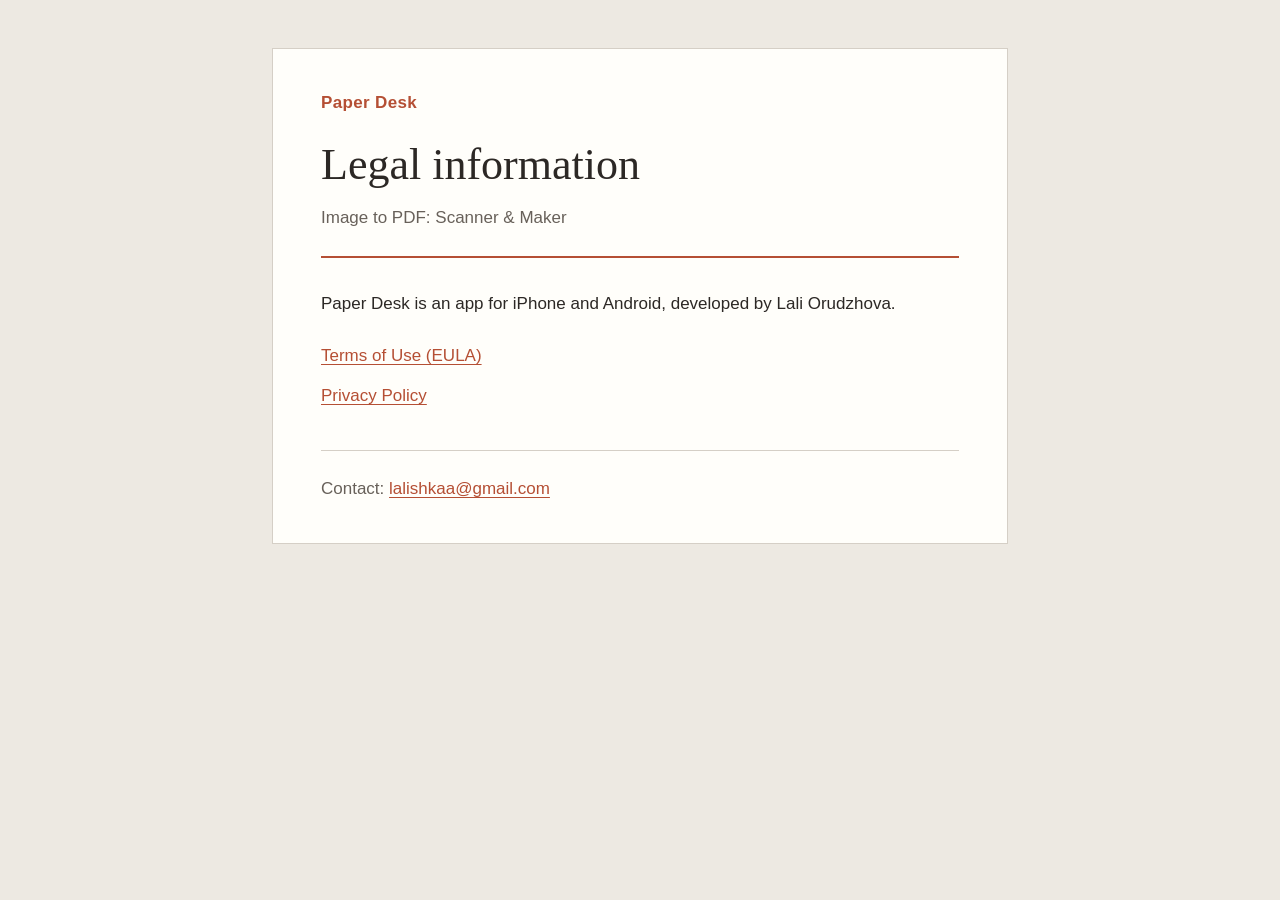
<file: index.html>
<!doctype html>
<html lang="en">
<head>
  <meta charset="utf-8">
  <meta name="viewport" content="width=device-width, initial-scale=1">
  <title>Paper Desk — Legal</title>
  <meta name="description" content="Terms of Use and Privacy Policy for Paper Desk, listed as Image to PDF: Scanner &amp; Maker on iPhone and Android.">
  <link rel="stylesheet" href="styles.css">
</head>
<body>
  <main class="paper">
    <header class="page-header">
      <p class="brand">Paper Desk</p>
      <h1>Legal information</h1>
      <p class="subtitle">Image to PDF: Scanner &amp; Maker</p>
    </header>

    <p>Paper Desk is an app for iPhone and Android, developed by Lali Orudzhova.</p>
    <nav class="document-links" aria-label="Legal documents">
      <a href="terms.html">Terms of Use (EULA)</a>
      <a href="privacy.html">Privacy Policy</a>
    </nav>

    <footer class="page-footer">
      <p>Contact: <a href="mailto:lalishkaa@gmail.com">lalishkaa@gmail.com</a></p>
    </footer>
  </main>
</body>
</html>
</file>
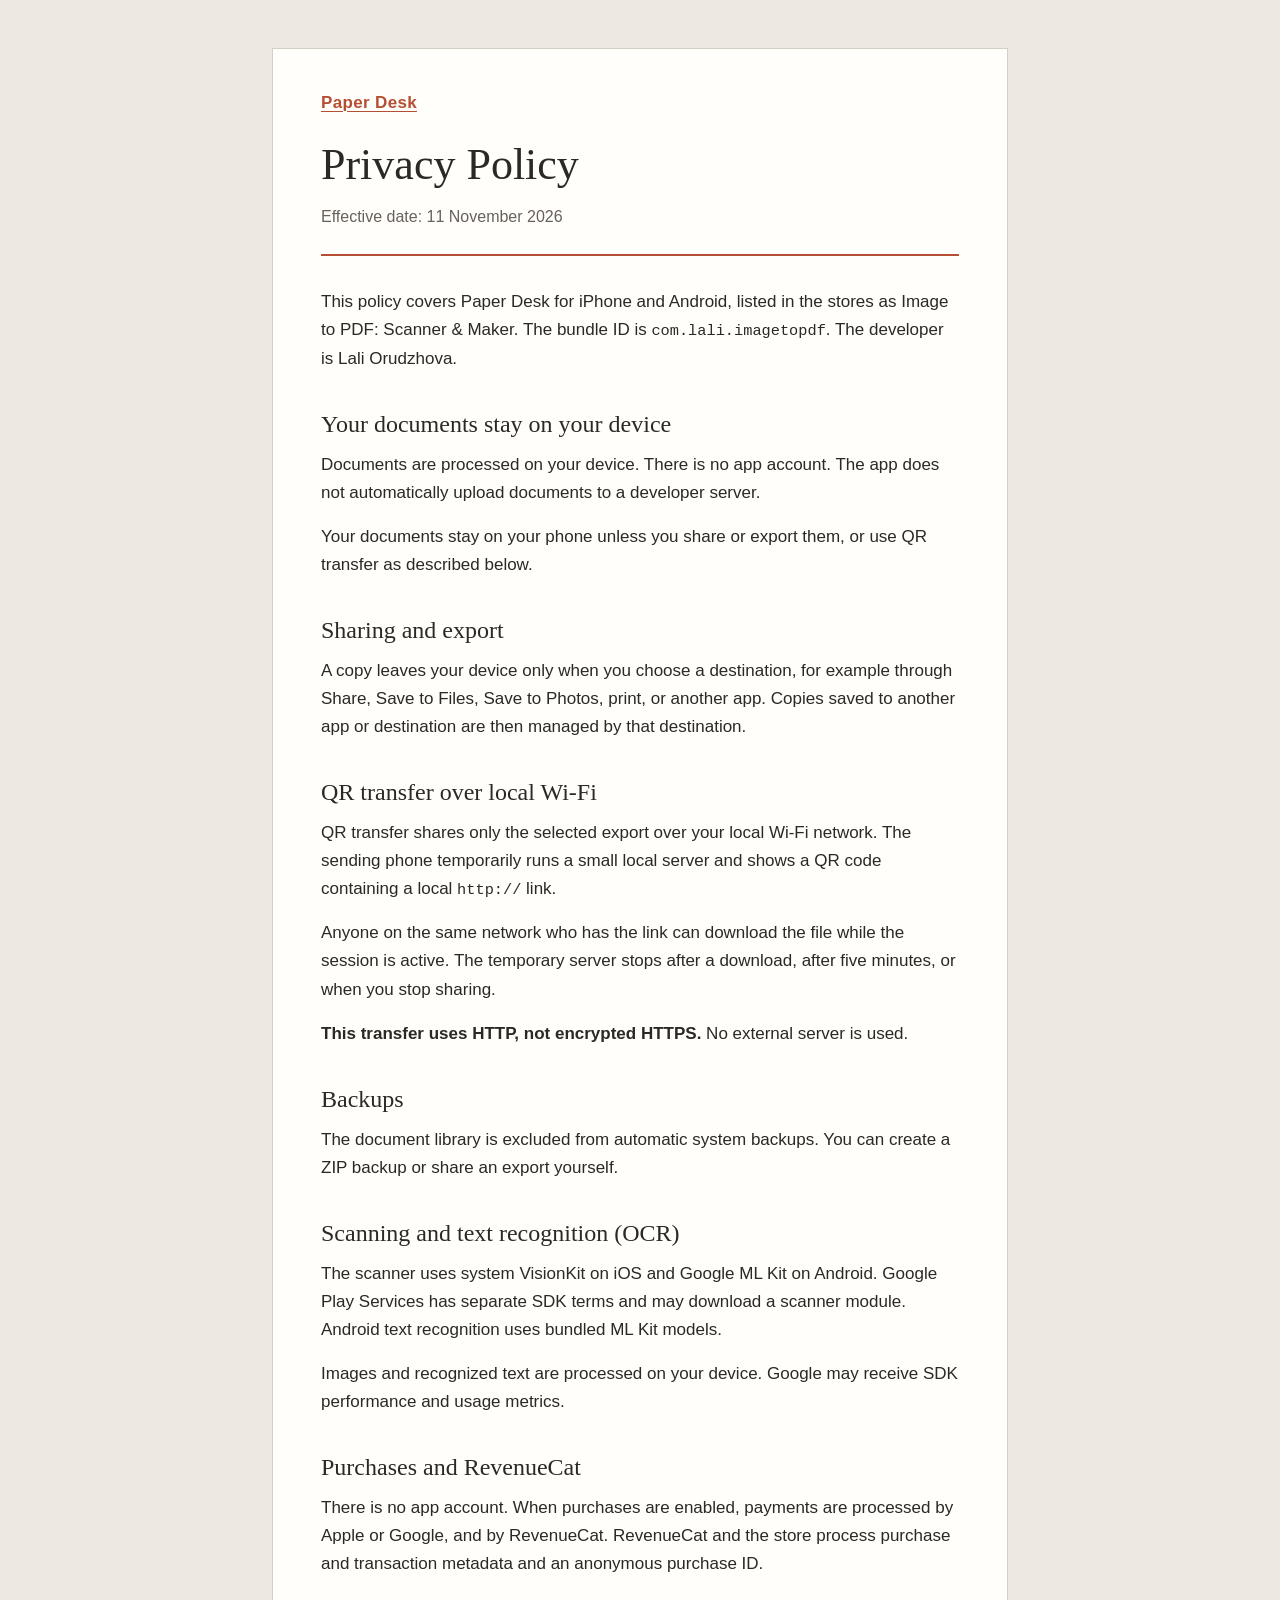
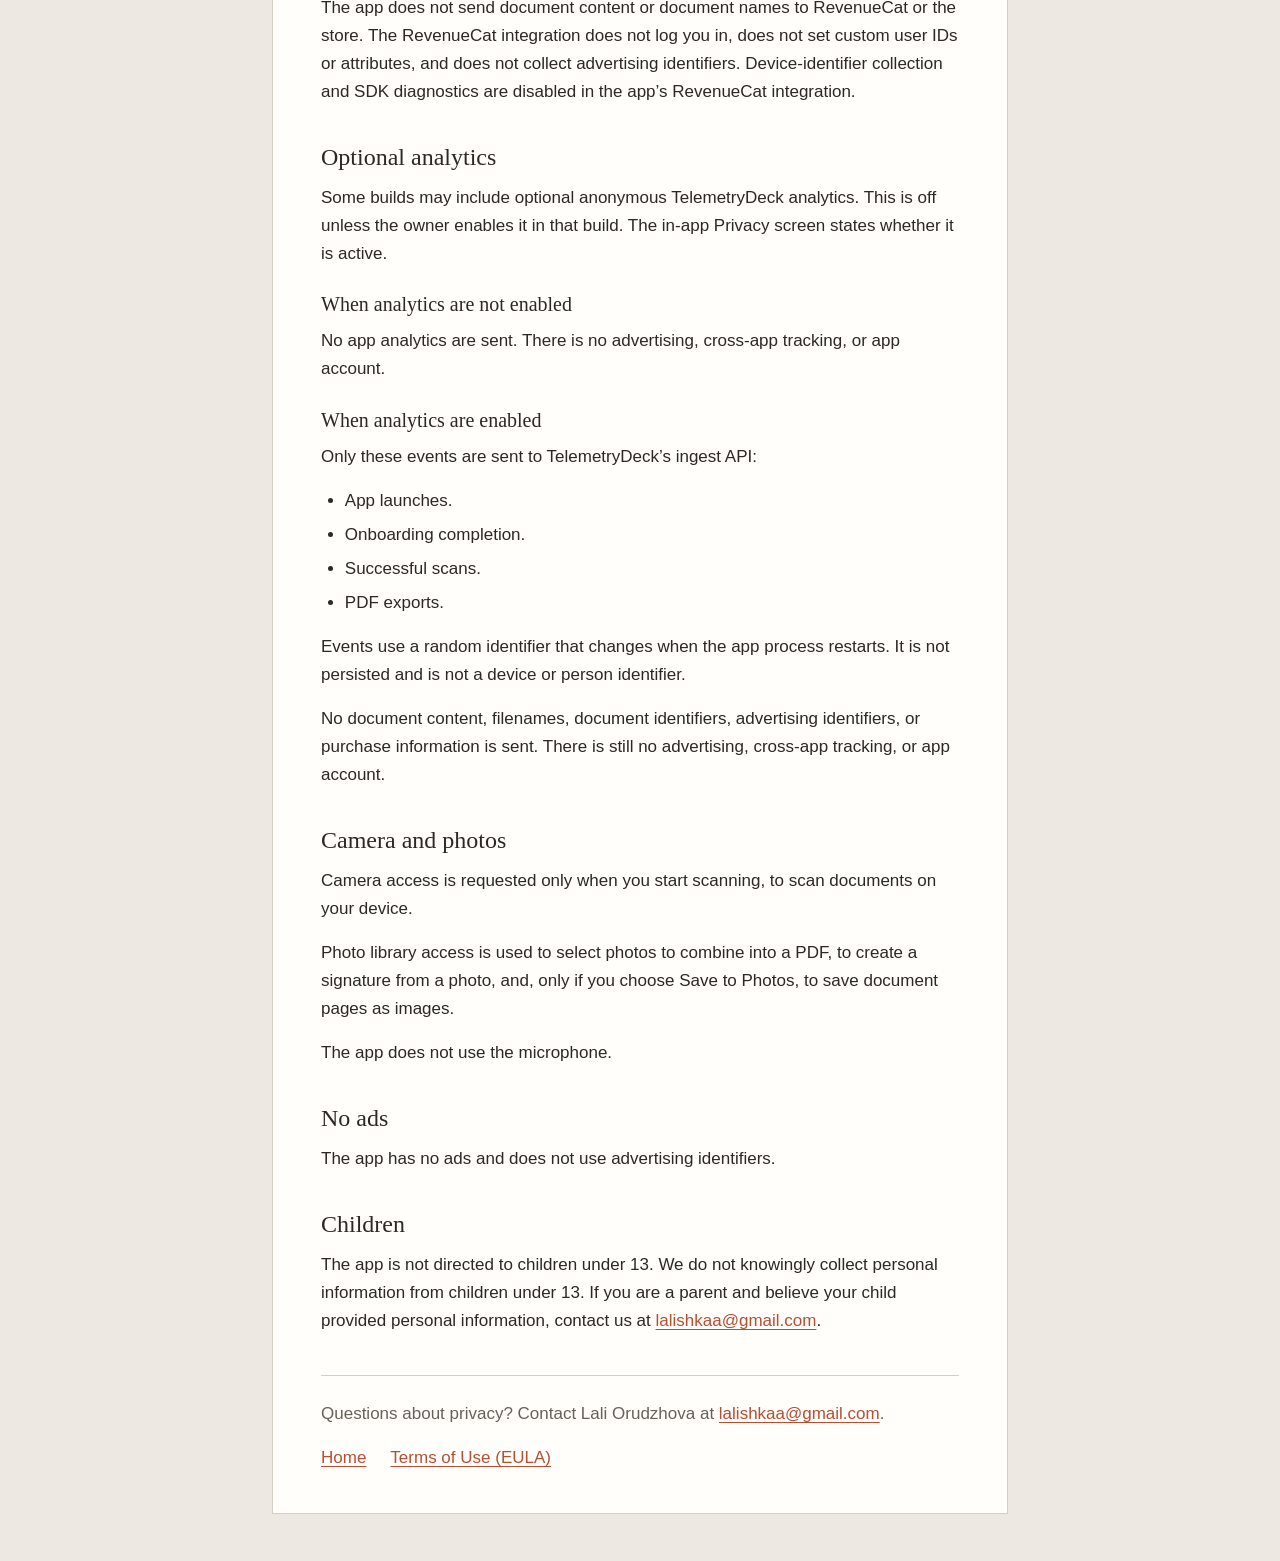
<file: privacy.html>
<!doctype html>
<html lang="en">
<head>
  <meta charset="utf-8">
  <meta name="viewport" content="width=device-width, initial-scale=1">
  <title>Privacy Policy — Paper Desk</title>
  <meta name="description" content="How Paper Desk handles documents, local Wi-Fi transfers, scanning, purchases, and optional analytics.">
  <link rel="stylesheet" href="styles.css">
</head>
<body>
  <main class="paper">
    <header class="page-header">
      <p class="brand"><a href="index.html">Paper Desk</a></p>
      <h1>Privacy Policy</h1>
      <p class="effective-date">Effective date: <time datetime="2026-11-11">11 November 2026</time></p>
    </header>

    <p>This policy covers Paper Desk for iPhone and Android, listed in the stores as Image to PDF: Scanner &amp; Maker. The bundle ID is <code>com.lali.imagetopdf</code>. The developer is Lali Orudzhova.</p>

    <section aria-labelledby="on-device">
      <h2 id="on-device">Your documents stay on your device</h2>
      <p>Documents are processed on your device. There is no app account. The app does not automatically upload documents to a developer server.</p>
      <p>Your documents stay on your phone unless you share or export them, or use QR transfer as described below.</p>
    </section>

    <section aria-labelledby="sharing">
      <h2 id="sharing">Sharing and export</h2>
      <p>A copy leaves your device only when you choose a destination, for example through Share, Save to Files, Save to Photos, print, or another app. Copies saved to another app or destination are then managed by that destination.</p>
    </section>

    <section aria-labelledby="qr-transfer">
      <h2 id="qr-transfer">QR transfer over local Wi-Fi</h2>
      <p>QR transfer shares only the selected export over your local Wi-Fi network. The sending phone temporarily runs a small local server and shows a QR code containing a local <code>http://</code> link.</p>
      <p>Anyone on the same network who has the link can download the file while the session is active. The temporary server stops after a download, after five minutes, or when you stop sharing.</p>
      <p><strong>This transfer uses HTTP, not encrypted HTTPS.</strong> No external server is used.</p>
    </section>

    <section aria-labelledby="backups">
      <h2 id="backups">Backups</h2>
      <p>The document library is excluded from automatic system backups. You can create a ZIP backup or share an export yourself.</p>
    </section>

    <section aria-labelledby="scanning">
      <h2 id="scanning">Scanning and text recognition (OCR)</h2>
      <p>The scanner uses system VisionKit on iOS and Google ML Kit on Android. Google Play Services has separate SDK terms and may download a scanner module. Android text recognition uses bundled ML Kit models.</p>
      <p>Images and recognized text are processed on your device. Google may receive SDK performance and usage metrics.</p>
    </section>

    <section aria-labelledby="purchases">
      <h2 id="purchases">Purchases and RevenueCat</h2>
      <p>There is no app account. When purchases are enabled, payments are processed by Apple or Google, and by RevenueCat. RevenueCat and the store process purchase and transaction metadata and an anonymous purchase ID.</p>
      <p>The app does not send document content or document names to RevenueCat or the store. The RevenueCat integration does not log you in, does not set custom user IDs or attributes, and does not collect advertising identifiers. Device-identifier collection and SDK diagnostics are disabled in the app’s RevenueCat integration.</p>
    </section>

    <section aria-labelledby="analytics">
      <h2 id="analytics">Optional analytics</h2>
      <p>Some builds may include optional anonymous TelemetryDeck analytics. This is off unless the owner enables it in that build. The in-app Privacy screen states whether it is active.</p>

      <h3>When analytics are not enabled</h3>
      <p>No app analytics are sent. There is no advertising, cross-app tracking, or app account.</p>

      <h3>When analytics are enabled</h3>
      <p>Only these events are sent to TelemetryDeck’s ingest API:</p>
      <ul>
        <li>App launches.</li>
        <li>Onboarding completion.</li>
        <li>Successful scans.</li>
        <li>PDF exports.</li>
      </ul>
      <p>Events use a random identifier that changes when the app process restarts. It is not persisted and is not a device or person identifier.</p>
      <p>No document content, filenames, document identifiers, advertising identifiers, or purchase information is sent. There is still no advertising, cross-app tracking, or app account.</p>
    </section>

    <section aria-labelledby="permissions">
      <h2 id="permissions">Camera and photos</h2>
      <p>Camera access is requested only when you start scanning, to scan documents on your device.</p>
      <p>Photo library access is used to select photos to combine into a PDF, to create a signature from a photo, and, only if you choose Save to Photos, to save document pages as images.</p>
      <p>The app does not use the microphone.</p>
    </section>

    <section aria-labelledby="advertising">
      <h2 id="advertising">No ads</h2>
      <p>The app has no ads and does not use advertising identifiers.</p>
    </section>

    <section aria-labelledby="children">
      <h2 id="children">Children</h2>
      <p>The app is not directed to children under 13. We do not knowingly collect personal information from children under 13. If you are a parent and believe your child provided personal information, contact us at <a href="mailto:lalishkaa@gmail.com">lalishkaa@gmail.com</a>.</p>
    </section>

    <footer class="page-footer">
      <p>Questions about privacy? Contact Lali Orudzhova at <a href="mailto:lalishkaa@gmail.com">lalishkaa@gmail.com</a>.</p>
      <nav aria-label="Footer">
        <a href="index.html">Home</a>
        <a href="terms.html">Terms of Use (EULA)</a>
      </nav>
    </footer>
  </main>
</body>
</html>
</file>
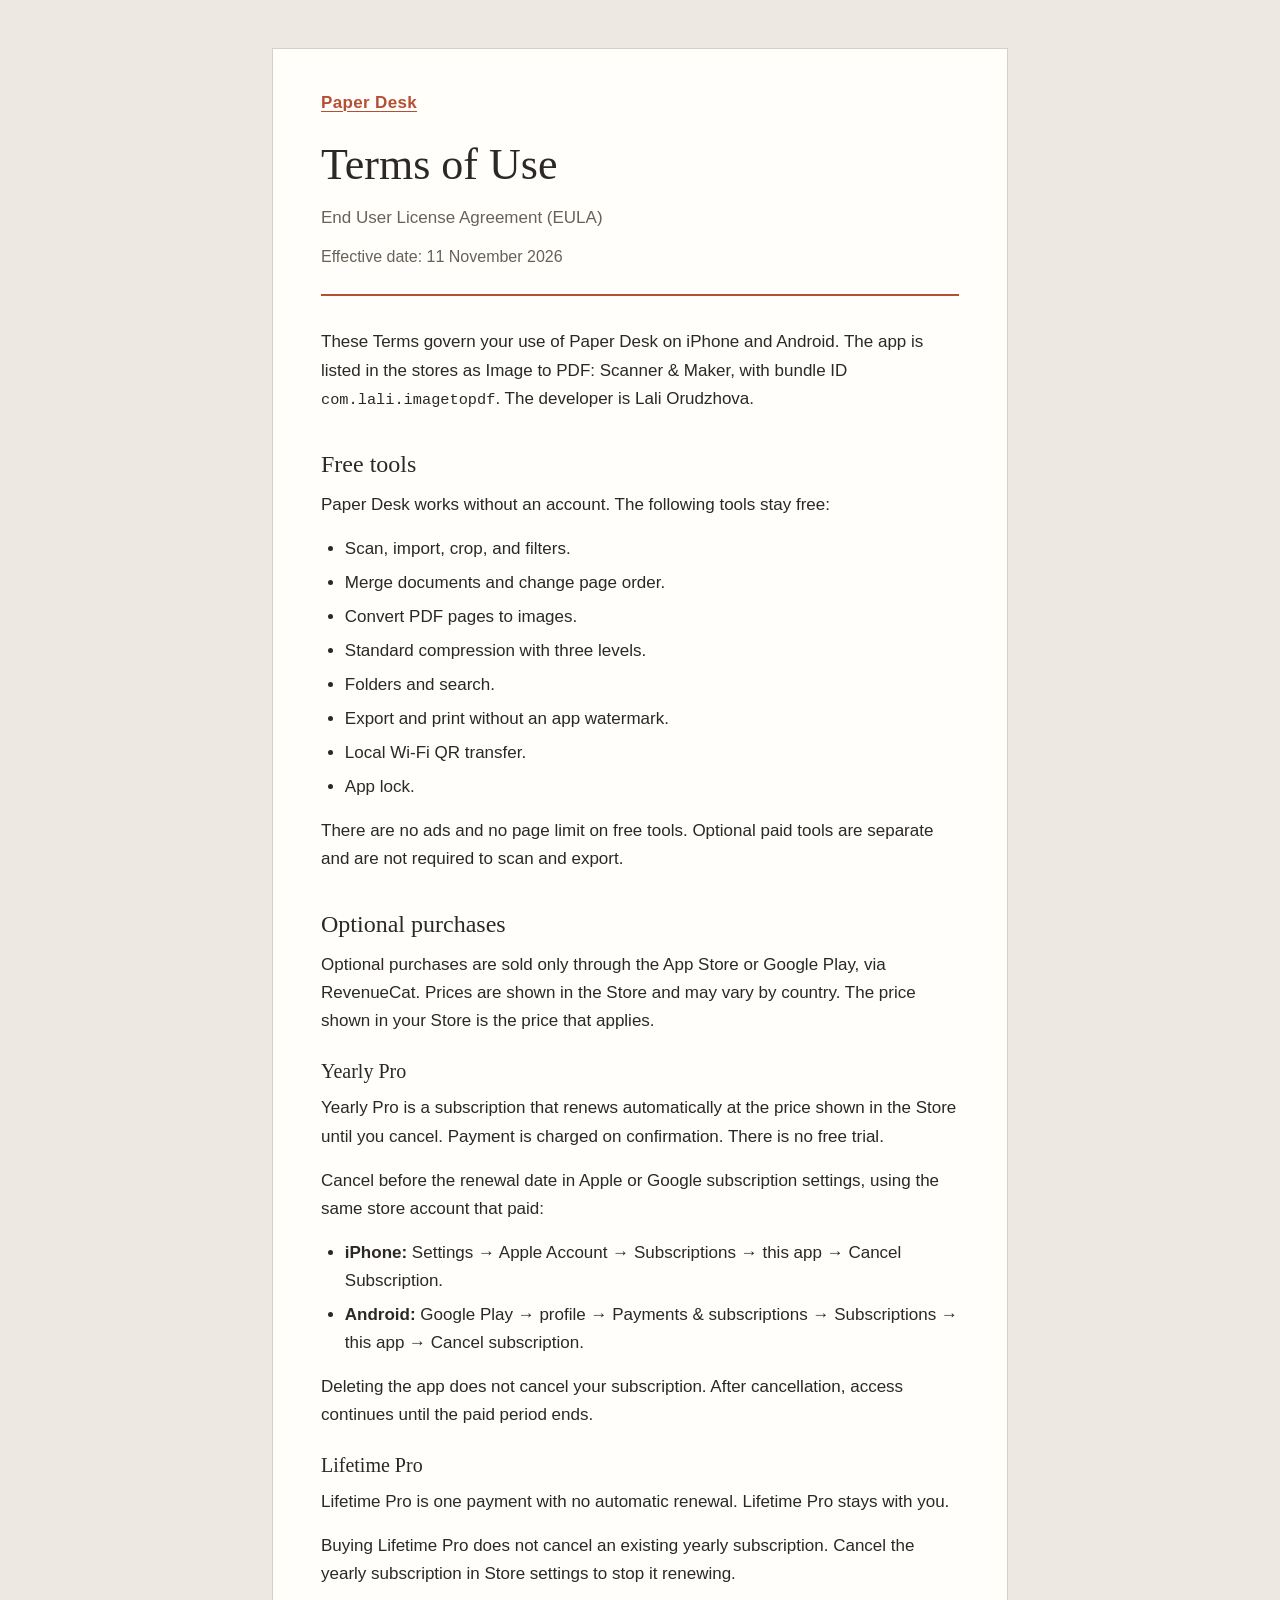
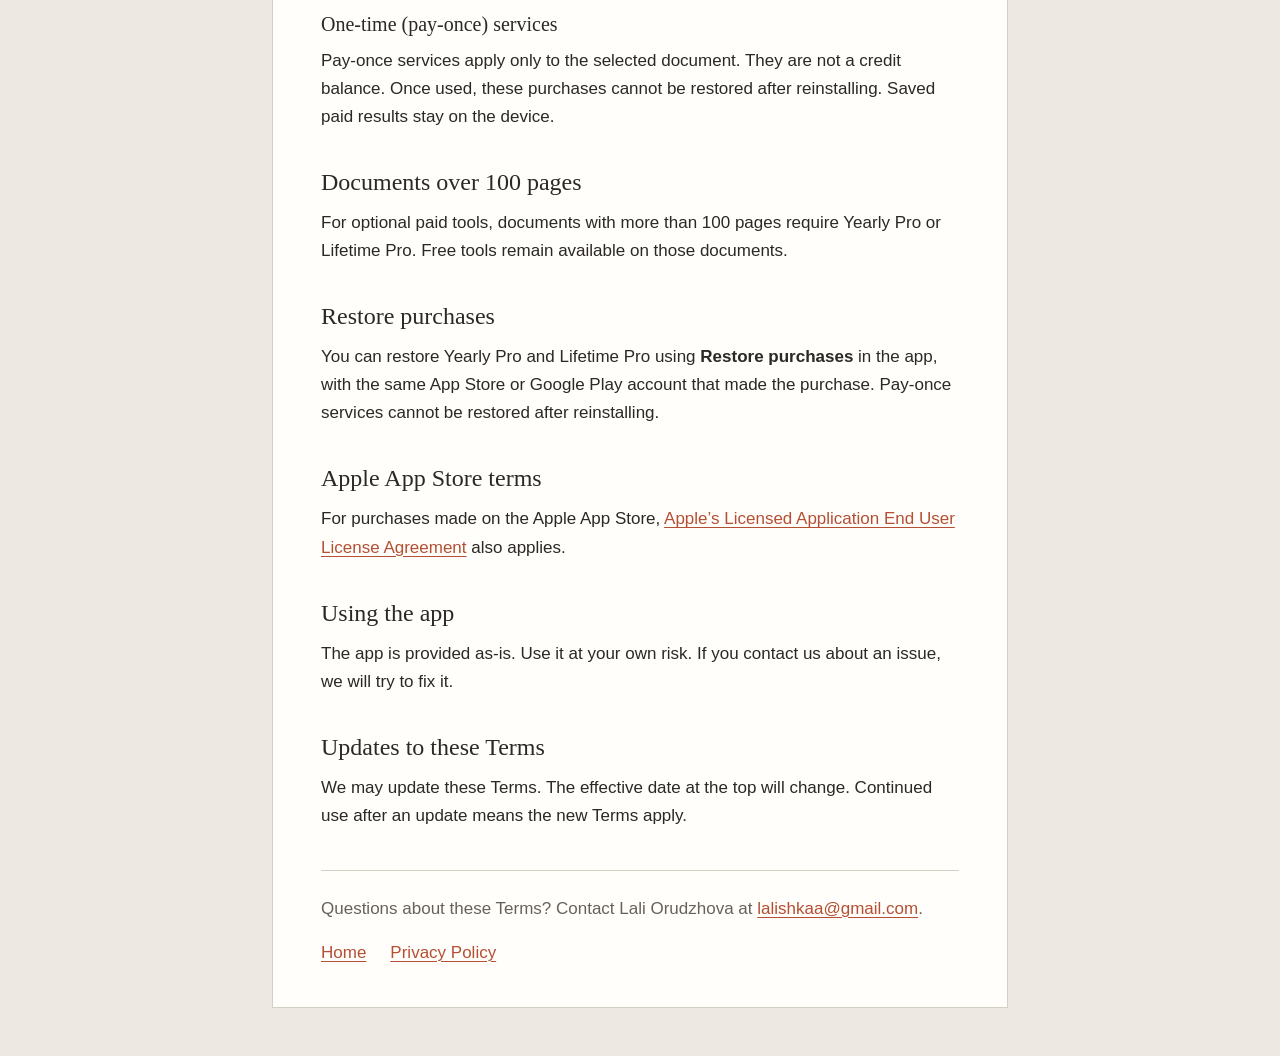
<file: terms.html>
<!doctype html>
<html lang="en">
<head>
  <meta charset="utf-8">
  <meta name="viewport" content="width=device-width, initial-scale=1">
  <title>Terms of Use (EULA) — Paper Desk</title>
  <meta name="description" content="Terms of Use for Paper Desk: free tools, optional purchases, subscriptions, and restoring purchases.">
  <link rel="stylesheet" href="styles.css">
</head>
<body>
  <main class="paper">
    <header class="page-header">
      <p class="brand"><a href="index.html">Paper Desk</a></p>
      <h1>Terms of Use</h1>
      <p class="subtitle">End User License Agreement (EULA)</p>
      <p class="effective-date">Effective date: <time datetime="2026-11-11">11 November 2026</time></p>
    </header>

    <p>These Terms govern your use of Paper Desk on iPhone and Android. The app is listed in the stores as Image to PDF: Scanner &amp; Maker, with bundle ID <code>com.lali.imagetopdf</code>. The developer is Lali Orudzhova.</p>

    <section aria-labelledby="free-tools">
      <h2 id="free-tools">Free tools</h2>
      <p>Paper Desk works without an account. The following tools stay free:</p>
      <ul>
        <li>Scan, import, crop, and filters.</li>
        <li>Merge documents and change page order.</li>
        <li>Convert PDF pages to images.</li>
        <li>Standard compression with three levels.</li>
        <li>Folders and search.</li>
        <li>Export and print without an app watermark.</li>
        <li>Local Wi-Fi QR transfer.</li>
        <li>App lock.</li>
      </ul>
      <p>There are no ads and no page limit on free tools. Optional paid tools are separate and are not required to scan and export.</p>
    </section>

    <section aria-labelledby="purchases">
      <h2 id="purchases">Optional purchases</h2>
      <p>Optional purchases are sold only through the App Store or Google Play, via RevenueCat. Prices are shown in the Store and may vary by country. The price shown in your Store is the price that applies.</p>

      <h3>Yearly Pro</h3>
      <p>Yearly Pro is a subscription that renews automatically at the price shown in the Store until you cancel. Payment is charged on confirmation. There is no free trial.</p>
      <p>Cancel before the renewal date in Apple or Google subscription settings, using the same store account that paid:</p>
      <ul>
        <li><strong>iPhone:</strong> Settings → Apple Account → Subscriptions → this app → Cancel Subscription.</li>
        <li><strong>Android:</strong> Google Play → profile → Payments &amp; subscriptions → Subscriptions → this app → Cancel subscription.</li>
      </ul>
      <p>Deleting the app does not cancel your subscription. After cancellation, access continues until the paid period ends.</p>

      <h3>Lifetime Pro</h3>
      <p>Lifetime Pro is one payment with no automatic renewal. Lifetime Pro stays with you.</p>
      <p>Buying Lifetime Pro does not cancel an existing yearly subscription. Cancel the yearly subscription in Store settings to stop it renewing.</p>

      <h3>One-time (pay-once) services</h3>
      <p>Pay-once services apply only to the selected document. They are not a credit balance. Once used, these purchases cannot be restored after reinstalling. Saved paid results stay on the device.</p>
    </section>

    <section aria-labelledby="long-documents">
      <h2 id="long-documents">Documents over 100 pages</h2>
      <p>For optional paid tools, documents with more than 100 pages require Yearly Pro or Lifetime Pro. Free tools remain available on those documents.</p>
    </section>

    <section aria-labelledby="restore">
      <h2 id="restore">Restore purchases</h2>
      <p>You can restore Yearly Pro and Lifetime Pro using <strong>Restore purchases</strong> in the app, with the same App Store or Google Play account that made the purchase. Pay-once services cannot be restored after reinstalling.</p>
    </section>

    <section aria-labelledby="apple-terms">
      <h2 id="apple-terms">Apple App Store terms</h2>
      <p>For purchases made on the Apple App Store, <a href="https://www.apple.com/legal/internet-services/itunes/dev/stdeula/">Apple’s Licensed Application End User License Agreement</a> also applies.</p>
    </section>

    <section aria-labelledby="as-is">
      <h2 id="as-is">Using the app</h2>
      <p>The app is provided as-is. Use it at your own risk. If you contact us about an issue, we will try to fix it.</p>
    </section>

    <section aria-labelledby="updates">
      <h2 id="updates">Updates to these Terms</h2>
      <p>We may update these Terms. The effective date at the top will change. Continued use after an update means the new Terms apply.</p>
    </section>

    <footer class="page-footer">
      <p>Questions about these Terms? Contact Lali Orudzhova at <a href="mailto:lalishkaa@gmail.com">lalishkaa@gmail.com</a>.</p>
      <nav aria-label="Footer">
        <a href="index.html">Home</a>
        <a href="privacy.html">Privacy Policy</a>
      </nav>
    </footer>
  </main>
</body>
</html>
</file>
<file: styles.css>
:root {
  color-scheme: light;
  --desk: #EDE9E2;
  --paper: #FFFEFA;
  --ink: #2C2825;
  --accent: #B54F34;
  --muted: #68615A;
  --hairline: #D5CFC6;
}

* {
  box-sizing: border-box;
}

body {
  margin: 0;
  padding: 48px 24px;
  background: var(--desk);
  color: var(--ink);
  font-family: -apple-system, BlinkMacSystemFont, "Segoe UI", sans-serif;
  font-size: 1.0625rem;
  line-height: 1.65;
  overflow-wrap: anywhere;
}

.paper {
  max-width: 46rem;
  margin: 0 auto;
  padding: 40px 48px;
  border: 1px solid var(--hairline);
  background: var(--paper);
}

.page-header {
  margin-bottom: 2rem;
  padding-bottom: 1.5rem;
  border-bottom: 2px solid var(--accent);
}

.brand {
  margin: 0 0 1.25rem;
  color: var(--accent);
  font-weight: 600;
  letter-spacing: 0.02em;
}

h1,
h2,
h3 {
  font-family: Georgia, "New York", "Noto Serif", serif;
  font-weight: 400;
  line-height: 1.25;
}

h1 {
  margin: 0;
  font-size: clamp(2rem, 6vw, 2.75rem);
}

h2 {
  margin: 2.25rem 0 0.75rem;
  font-size: 1.5rem;
}

h3 {
  margin: 1.5rem 0 0.625rem;
  font-size: 1.25rem;
}

p,
ul {
  margin: 0 0 1rem;
}

.subtitle,
.effective-date {
  margin: 0.75rem 0 0;
  color: var(--muted);
}

.effective-date {
  font-size: 1rem;
}

ul {
  padding-left: 1.4em;
}

li + li {
  margin-top: 0.375rem;
}

a {
  color: var(--accent);
  text-decoration: underline;
  text-decoration-thickness: 1px;
  text-underline-offset: 0.2em;
}

a:hover {
  text-decoration-thickness: 2px;
}

a:focus-visible {
  outline: 2px solid var(--accent);
  outline-offset: 4px;
}

code {
  font-family: ui-monospace, "SFMono-Regular", Consolas, monospace;
  font-size: 0.9em;
}

.document-links {
  display: flex;
  flex-direction: column;
  align-items: flex-start;
  gap: 0.75rem;
  margin-top: 1.5rem;
}

.page-footer {
  margin-top: 2.5rem;
  padding-top: 1.5rem;
  border-top: 1px solid var(--hairline);
  color: var(--muted);
}

.page-footer nav {
  display: flex;
  flex-wrap: wrap;
  gap: 0.75rem 1.5rem;
}

.page-footer p:last-child {
  margin-bottom: 0;
}

@media (max-width: 40rem) {
  body {
    padding: 0;
  }

  .paper {
    min-height: 100vh;
    padding: 32px 24px;
    border: 0;
  }
}

@media print {
  body {
    padding: 0;
    background: var(--paper);
  }

  .paper {
    max-width: none;
    padding: 0;
    border: 0;
  }

  h1,
  h2,
  h3 {
    break-after: avoid;
  }
}
</file>
